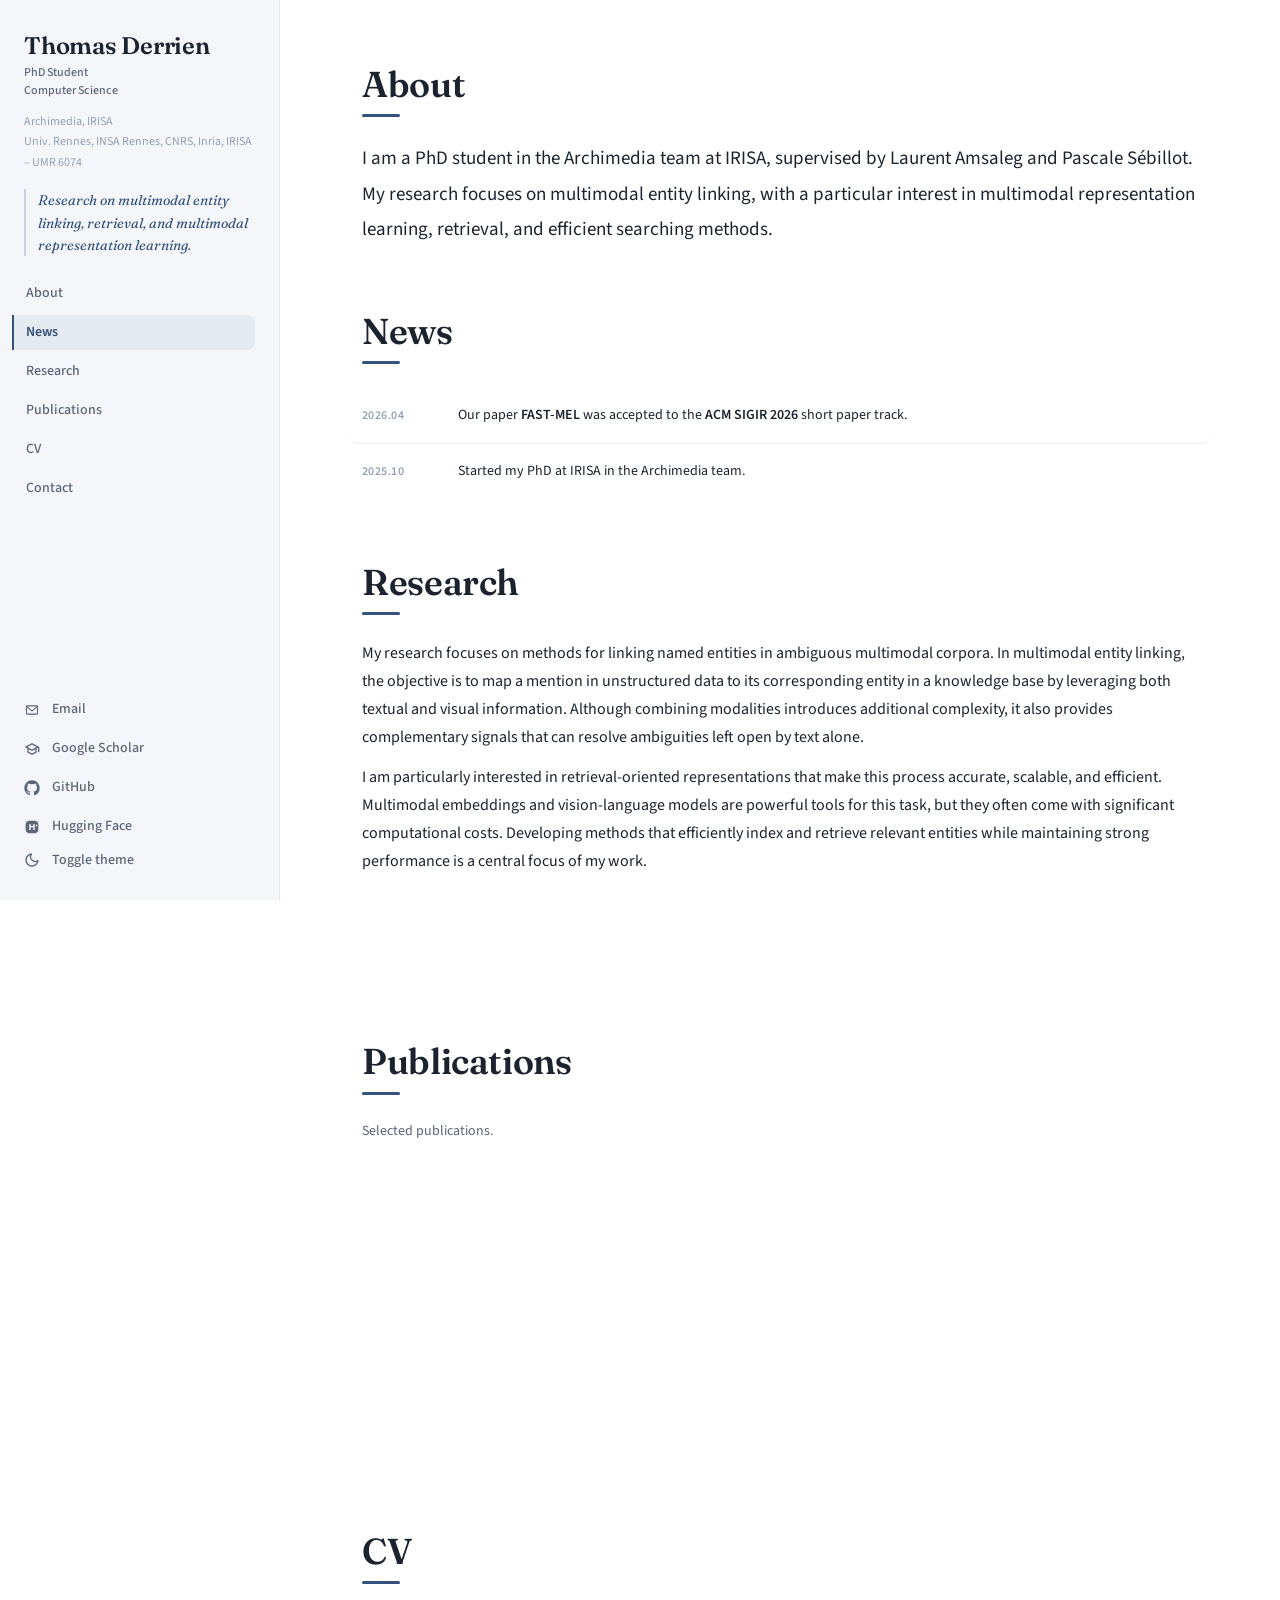
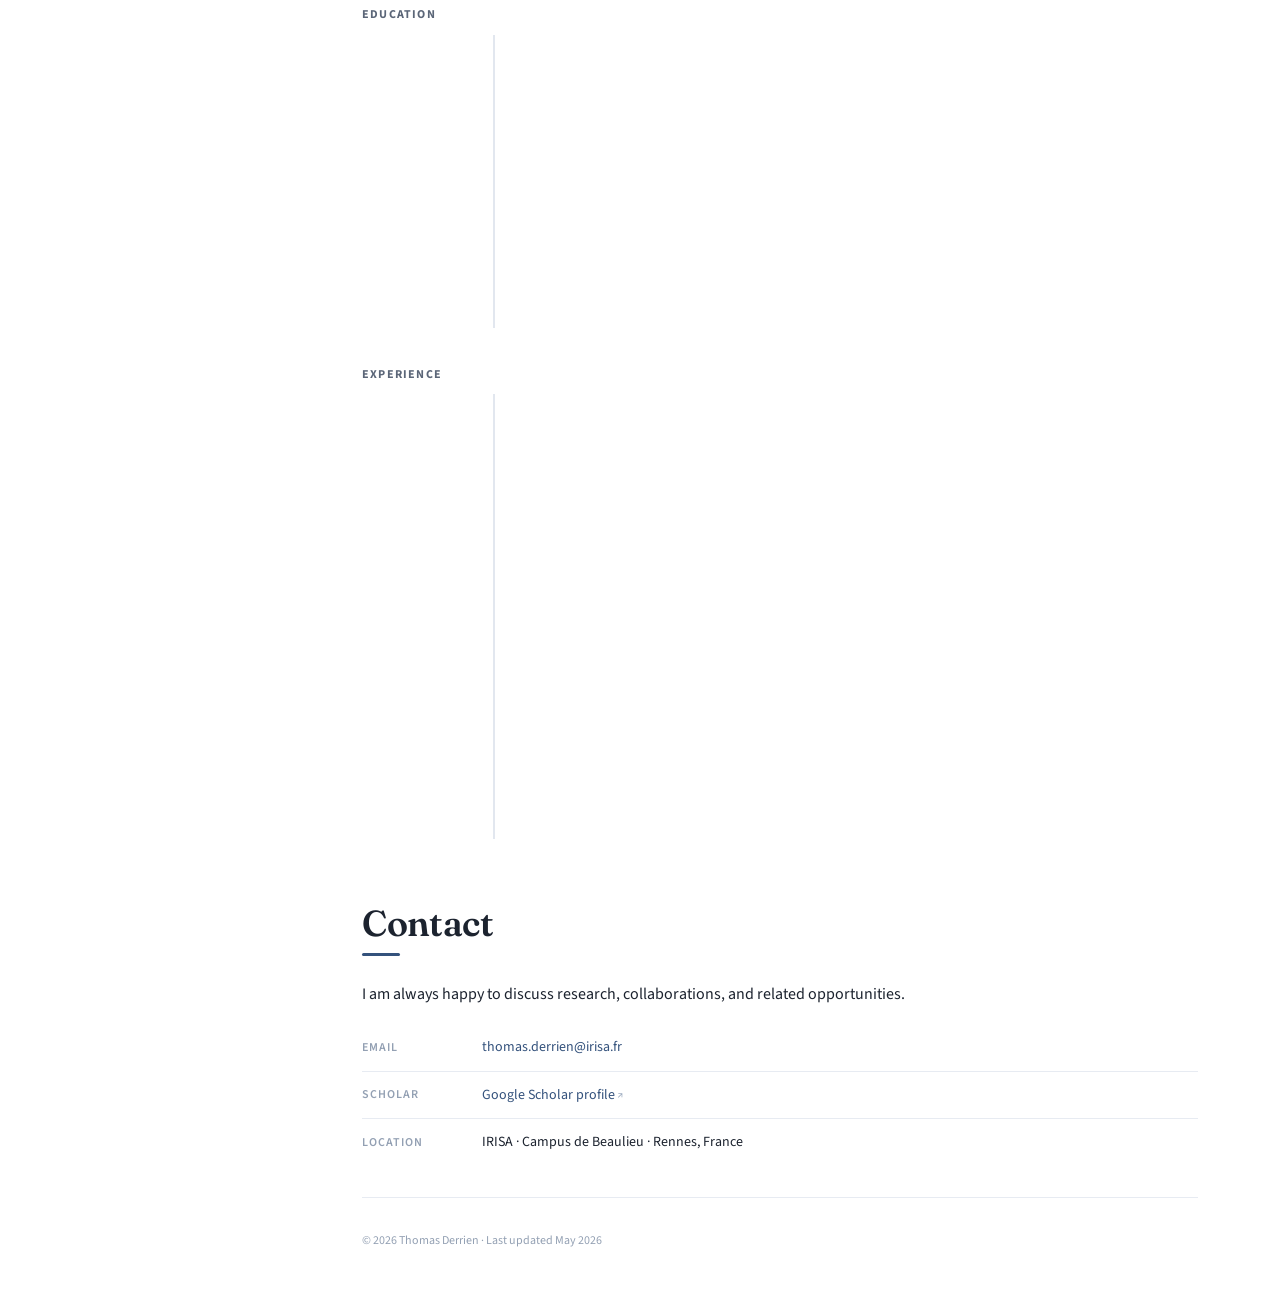
<file: index.html>
<!DOCTYPE html>
<html lang="en">
<head>
  <meta charset="UTF-8">
  <meta name="viewport" content="width=device-width, initial-scale=1.0">
  <meta name="color-scheme" content="light dark">
  <meta name="theme-color" content="#ffffff" media="(prefers-color-scheme: light)">
  <meta name="theme-color" content="#11151c" media="(prefers-color-scheme: dark)">
  <meta name="robots" content="index, follow">
  <meta name="description" content="Thomas Derrien — PhD student in Computer Science at Archimedia, IRISA, working on multimodal entity linking, retrieval, and representation learning.">
  <meta name="author" content="Thomas Derrien">
  <link rel="canonical" href="https://to2002td-cpu.github.io/thomas-derrien.github.io/">
  <meta property="og:title" content="Thomas Derrien — PhD Student, Archimedia / IRISA">
  <meta property="og:description" content="PhD student in Computer Science at IRISA. Research on multimodal entity linking, retrieval, and efficient representation learning.">
  <meta property="og:type" content="website">
  <meta property="og:url" content="https://to2002td-cpu.github.io/thomas-derrien.github.io/">
  <meta property="og:image" content="https://to2002td-cpu.github.io/thomas-derrien.github.io/assets/images/ProfilePic.jpeg">
  <meta name="twitter:card" content="summary">
  <meta name="twitter:title" content="Thomas Derrien — PhD Student, Archimedia / IRISA">
  <meta name="twitter:description" content="PhD student in Computer Science at IRISA. Research on multimodal entity linking, retrieval, and efficient representation learning.">
  <meta name="twitter:image" content="https://to2002td-cpu.github.io/thomas-derrien.github.io/assets/images/ProfilePic.jpeg">
  <title>Thomas Derrien — PhD Student, Archimedia / IRISA</title>
  <link rel="icon" type="image/svg+xml" href="assets/images/favicon.svg">
  <link rel="preconnect" href="https://fonts.googleapis.com">
  <link rel="preconnect" href="https://fonts.gstatic.com" crossorigin>
  <link href="https://fonts.googleapis.com/css2?family=Fraunces:ital,wght@0,500;0,600;0,700;1,400;1,500&family=Source+Sans+3:ital,wght@0,300;0,400;0,500;0,600;0,700;1,400&display=swap" rel="stylesheet">
  <link rel="stylesheet" href="assets/css/style.css">
  <script type="application/ld+json">
  {
    "@context": "https://schema.org",
    "@type": "Person",
    "name": "Thomas Derrien",
    "jobTitle": "PhD Student",
    "affiliation": {
      "@type": "Organization",
      "name": "Archimedia, IRISA"
    },
    "email": "mailto:thomas.derrien@irisa.fr",
    "url": "https://to2002td-cpu.github.io/thomas-derrien.github.io/",
    "sameAs": [
      "https://scholar.google.com/citations?user=Uqv13wMAAAAJ&hl=en",
      "https://github.com/to2002td-cpu",
      "https://huggingface.co/Thomas-DERRIEN"
    ]
  }
  </script>
  <script>
    (function(){
      var s=localStorage.getItem('theme'),d=window.matchMedia('(prefers-color-scheme:dark)').matches;
      document.documentElement.dataset.theme=s||(d?'dark':'light');
    })();
  </script>
</head>
<body>

  <div class="page">

    <!-- ═══ SIDEBAR ═══ -->
    <aside class="sidebar">
      <div class="profile">
        <div class="profile-header">
        <!-- <div class="photo-frame">
          <img src="assets/images/ProfilePic.jpeg" alt="Thomas Derrien" class="photo-img" loading="eager" decoding="async" onerror="this.style.display='none'">
        </div> -->
          <div class="profile-heading">
            <h1 class="profile-name">Thomas Derrien</h1>
            <p class="profile-role">PhD Student<br>Computer Science</p>
          </div>
        </div>
        <p class="profile-affil">
          <a href="https://www-archimedia.irisa.fr" target="_blank" rel="noopener">Archimedia, IRISA</a><br>
          <a href="https://www.irisa.fr" target="_blank" rel="noopener">Univ. Rennes, INSA Rennes, CNRS, Inria, IRISA &ndash; UMR 6074</a>
        </p>
        <p class="profile-tagline"> Research on multimodal entity linking, retrieval, and multimodal representation learning.</p>
      
      </div>

      <nav class="side-nav">
        <ul>
          <li><a href="#about"><span>About</span></a></li>
          <li><a href="#news"><span>News</span></a></li>
          <li><a href="#research"><span>Research</span></a></li>
          <li><a href="#publications"><span>Publications</span></a></li>
          <li><a href="#cv"><span>CV</span></a></li>
          <li><a href="#contact"><span>Contact</span></a></li>
        </ul>
      </nav>

      <div class="side-links">
        <a href="mailto:thomas.derrien@irisa.fr">
          <svg viewBox="0 0 24 24" aria-hidden="true">
            <path d="M3 6.75A1.75 1.75 0 0 1 4.75 5h14.5A1.75 1.75 0 0 1 21 6.75v10.5A1.75 1.75 0 0 1 19.25 19H4.75A1.75 1.75 0 0 1 3 17.25V6.75Zm1.8.05 7.2 5.63 7.2-5.63a.25.25 0 0 0-.2-.05H5a.25.25 0 0 0-.2.05Zm14.45 10.45a.25.25 0 0 0 .25-.25V8.58l-6.89 5.39a1 1 0 0 1-1.22 0L4.5 8.58V17a.25.25 0 0 0 .25.25h14.5Z"/>
          </svg>
          <span>Email</span>
        </a>
        <a href="https://scholar.google.com/citations?user=Uqv13wMAAAAJ&hl=en" target="_blank" rel="noopener">
          <svg viewBox="0 0 24 24" aria-hidden="true">
            <path d="M12 3 1 9l4 2.18v6L12 21l7-3.82v-6l2-1.09V17h2V9L12 3Zm6.82 6L12 12.72 5.18 9 12 5.28 18.82 9ZM17 15.99l-5 2.73-5-2.73v-3.72L12 15l5-2.73v3.72Z"/>
          </svg>
          <span>Google Scholar</span>
        </a>
        <a href="https://github.com/to2002td-cpu" target="_blank" rel="noopener">
          <svg viewBox="0 0 24 24" aria-hidden="true">
            <path d="M12 .5C5.65.5.5 5.66.5 12.03c0 5.1 3.3 9.42 7.88 10.95.58.11.79-.25.79-.56 0-.27-.01-1.17-.02-2.12-3.21.7-3.89-1.37-3.89-1.37-.52-1.34-1.28-1.69-1.28-1.69-1.05-.72.08-.7.08-.7 1.16.08 1.78 1.2 1.78 1.2 1.03 1.77 2.71 1.26 3.37.97.1-.75.4-1.26.73-1.55-2.56-.29-5.25-1.29-5.25-5.72 0-1.26.45-2.29 1.19-3.1-.12-.29-.52-1.46.11-3.05 0 0 .97-.31 3.18 1.18a11.06 11.06 0 0 1 5.8 0c2.21-1.49 3.18-1.18 3.18-1.18.63 1.59.23 2.76.11 3.05.74.81 1.19 1.84 1.19 3.1 0 4.44-2.69 5.43-5.26 5.71.41.36.78 1.06.78 2.14 0 1.54-.01 2.79-.01 3.17 0 .31.21.68.8.56A11.54 11.54 0 0 0 23.5 12.03C23.5 5.66 18.35.5 12 .5Z"/>
          </svg>
          <span>GitHub</span>
        </a>
        <a href="https://huggingface.co/Thomas-DERRIEN" target="_blank" rel="noopener">
          <svg viewBox="0 0 24 24" aria-hidden="true">
            <rect x="2.5" y="2.5" width="19" height="19" rx="6"/>
            <path d="M8 7.5h2v3h4v-3h2v9h-2v-4h-4v4H8v-9Z" fill="#fff"/>
            <path d="M17.5 8.5h1.25a1.25 1.25 0 0 1 0 2.5H17.5v-2.5Z" fill="#fff"/>
          </svg>
          <span>Hugging Face</span>
        </a>
      </div>

      <button id="themeToggle" class="theme-toggle" aria-label="Toggle dark mode">
        <svg class="icon-moon" viewBox="0 0 24 24" fill="none" stroke="currentColor" stroke-width="2" stroke-linecap="round" stroke-linejoin="round" aria-hidden="true">
          <path d="M21 12.79A9 9 0 1 1 11.21 3 7 7 0 0 0 21 12.79z"/>
        </svg>
        <svg class="icon-sun" viewBox="0 0 24 24" fill="none" stroke="currentColor" stroke-width="2" stroke-linecap="round" aria-hidden="true">
          <circle cx="12" cy="12" r="4"/>
          <path d="M12 2v2m0 16v2M4.22 4.22l1.42 1.42m12.72 12.72 1.42 1.42M2 12h2m16 0h2M4.22 19.78l1.42-1.42M18.36 5.64l1.42-1.42"/>
        </svg>
        <span>Toggle theme</span>
      </button>
    </aside>

    <!-- ═══ CONTENT ═══ -->
    <main class="content">

      <section id="about">
        <h2>About</h2>
        <p class="lead">
          I am a PhD student in the Archimedia team at IRISA, supervised by Laurent Amsaleg and Pascale Sébillot.
          My research focuses on multimodal entity linking, with a particular interest in multimodal representation learning,
          retrieval, and efficient searching methods.
        </p>
      </section>

      <section id="news">
        <h2>News</h2>
        <ul class="news-list reveal-group">
          <li class="news-item reveal-item">
            <span class="news-date">2026.04</span>
            <span class="news-text">Our paper <strong>FAST-MEL</strong> was accepted to the <strong>ACM SIGIR 2026</strong> short paper track.</span>
          </li>
          <li class="news-item reveal-item">
            <span class="news-date">2025.10</span>
            <span class="news-text">Started my PhD at IRISA in the Archimedia team.</span>
          </li>
        </ul>
      </section>

      <section id="research">
        <h2>Research</h2>
        <p>
          My research focuses on methods for linking named entities in ambiguous multimodal corpora.
          In multimodal entity linking, the objective is to map a mention in unstructured data to its corresponding entity in a knowledge base by leveraging both textual and visual information.
          Although combining modalities introduces additional complexity, it also provides complementary signals that can resolve ambiguities left open by text alone.
        </p>
        <p>
          I am particularly interested in retrieval-oriented representations that make this process accurate, scalable, and efficient.
          Multimodal embeddings and vision-language models are powerful tools for this task, but they often come with significant computational costs.
          Developing methods that efficiently index and retrieve relevant entities while maintaining strong performance is a central focus of my work.
        </p>
        <div class="interest-tags reveal-group">
          <span class="itag reveal-item">Multimodal Embeddings</span>
          <span class="itag reveal-item">Multimodal Entity Linking</span>
          <span class="itag reveal-item">Multimodal Retrieval</span>
          <span class="itag reveal-item">Vision-Language Models</span>
          <span class="itag reveal-item">Representation Learning</span>
        </div>
      </section>

      <section id="publications">
        <h2>Publications</h2>
        <p class="text-muted">Selected publications.</p>

        <div class="pub-list reveal-group">
          <p class="pub-year reveal-item">2026</p>

          <article class="publication reveal-item">
            <a class="pub-thumb" href="https://arxiv.org/abs/2606.11749" aria-label="Open FAST-MEL on arXiv" target="_blank" rel="noopener">
              <img class="pub-thumb-image" src="assets/publis/fast_mel_preview.png" alt="FAST-MEL paper preview" loading="lazy" decoding="async">
            </a>
            <div class="pub-body">
              <h3 class="pub-title"><a href="https://arxiv.org/abs/2606.11749" target="_blank" rel="noopener">FAST-MEL: A Fast, Accurate, and Storage Efficient Solution for Multimodal Entity Linking</a></h3>
              <p class="pub-authors"><strong>Thomas Derrien</strong>, Laurent Amsaleg, Pascale Sébillot</p>
              <p class="pub-venue">ACM SIGIR 2026 &middot; Short Paper</p>
              <p class="pub-summary">
                An encoder-based approach to multimodal entity linking that represents text and image mentions as compact fixed-size vectors. FAST-MEL matches the linking accuracy of state-of-the-art systems while running orders of magnitude faster and requiring an order of magnitude less storage.
              </p>
              <p class="pub-links">
                <a href="https://arxiv.org/abs/2606.11749" target="_blank" rel="noopener">arXiv</a> &middot; <a href="https://arxiv.org/pdf/2606.11749" target="_blank" rel="noopener">PDF</a> &middot; <a href="assets/publis/fast_mel.bib" download>BibTeX</a> &middot; <a href="https://github.com/to2002td-cpu/FASTMEL" target="_blank" rel="noopener">Code</a>
              </p>
            </div>
          </article>
        </div>
      </section>

      <section id="cv">
        <h2>CV</h2>

        <h3>Education</h3>
        <div class="cv-list reveal-group">
          <div class="cv-item reveal-item">
            <div class="cv-date">2025 &ndash; Present</div>
            <div class="cv-content">
              <div class="cv-role-row">
                <span class="cv-role">PhD in Computer Science</span>
                <span class="cv-org"> - Archimedia, IRISA</span>
              </div>
              <div class="cv-subline">University of Rennes, France</div>
              <div class="cv-detail">Supervisors: Laurent Amsaleg, Pascale Sebillot</div>
            </div>
          </div>
          <div class="cv-item reveal-item">
            <div class="cv-date">2022 &ndash; 2025</div>
            <div class="cv-content">
              <div class="cv-role-row">
                <span class="cv-role">Engineering Degree / MSc</span>
                <span class="cv-org"> - INSA Rennes</span>
              </div>
              <div class="cv-subline">Rennes, France</div>
              <div class="cv-detail">Specialization: Computer Science and Data Science</div>
            </div>
          </div>
          <div class="cv-item reveal-item">
            <div class="cv-date">2020 &ndash; 2022</div>
            <div class="cv-content">
              <div class="cv-role-row">
                <span class="cv-role">Bachelor of Science in Mathematics</span>
                <span class="cv-org"> - University of Rennes</span>
              </div>
              <div class="cv-subline">Rennes, France</div>
            </div>
          </div>
        </div>

        <h3>Experience</h3>
        <div class="cv-list reveal-group">
          <div class="cv-item reveal-item">
            <div class="cv-date">Oct 2025 &ndash; Present</div>
            <div class="cv-content">
              <div class="cv-role-row">
                <span class="cv-role">PhD Student</span>
                <span class="cv-org"> - Archimedia, IRISA</span>
              </div>
              <div class="cv-subline">Rennes, France</div>
              <div class="cv-detail">Research on multimodal entity linking, multimodal retrieval, and efficient representation learning.</div>
            </div>
          </div>
          <div class="cv-item reveal-item">
            <div class="cv-date">Feb &ndash; Aug 2025</div>
            <div class="cv-content">
              <div class="cv-role-row">
                <span class="cv-role">Research Intern</span>
                <span class="cv-org"> - Archimedia, IRISA</span>
              </div>
              <div class="cv-subline">Rennes, France</div>
              <div class="cv-detail">Research on multimodal entity linking.</div>
            </div>
          </div>
          <div class="cv-item reveal-item">
            <div class="cv-date">Summer 2024</div>
            <div class="cv-content">
              <div class="cv-role-row">
                <span class="cv-role">Systems Engineer Intern</span>
                <span class="cv-org"> - French Ministry of the Interior</span>
              </div>
              <div class="cv-subline">Rennes, France</div>
              <div class="cv-detail">Worked on infrastructure and deployment workflows using GitLab CI/CD, Docker, and Ansible.</div>
            </div>
          </div>
          <div class="cv-item reveal-item">
            <div class="cv-date">Summer 2023</div>
            <div class="cv-content">
              <div class="cv-role-row">
                <span class="cv-role">Data Scientist Intern</span>
                <span class="cv-org"> - INCI, CNRS</span>
              </div>
              <div class="cv-subline">Strasbourg, France</div>
              <div class="cv-detail">Contributed to neuroscience data analysis and processing for research on mesolimbic dopaminergic pathway alterations in a murine model of depression induced by chronic pain. Work can be found in this <a href="https://theses.hal.science/tel-04892874" target="_blank" rel="noopener">thesis</a>.</div>
            </div>
          </div>
        </div>
      </section>

      <section id="contact">
        <h2>Contact</h2>
        <p>I am always happy to discuss research, collaborations, and related opportunities.</p>
        <dl class="contact-list">
          <div class="contact-row">
            <dt>Email</dt>
            <dd><a href="mailto:thomas.derrien@irisa.fr">thomas.derrien@irisa.fr</a></dd>
          </div>
          <div class="contact-row">
            <dt>Scholar</dt>
            <dd><a href="https://scholar.google.com/citations?user=Uqv13wMAAAAJ&hl=en" target="_blank" rel="noopener">Google Scholar profile</a></dd>
          </div>
          <div class="contact-row">
            <dt>Location</dt>
            <dd>IRISA &middot; Campus de Beaulieu &middot; Rennes, France</dd>
          </div>
        </dl>
      </section>

      <footer>
        <p>&copy; 2026 Thomas Derrien &middot; Last updated May 2026</p>
      </footer>

    </main>

  </div>

  <script src="assets/js/main.js"></script>
</body>
</html>
</file>
<file: assets/css/style.css>
/* ═══════════════════════════════════════════════════════════════
   THOMAS DERRIEN — Academic Portfolio
   ═══════════════════════════════════════════════════════════════ */

/* ── Design Tokens ── */
:root {
  /* Core palette — cool slate, single deep-blue accent */
  --accent:        #34527c;
  --accent-hover:  #233a5c;
  --accent-soft:   rgba(52, 82, 124, 0.08);
  --accent-border: rgba(52, 82, 124, 0.22);

  /* Semantic */
  --text:        #1c232f;
  --text-muted:  #5b6678;
  --text-subtle: #93a0b3;
  --border:      #e2e7ef;
  --border-soft: rgba(226, 231, 239, 0.8);
  --bg:          #ffffff;
  --bg-subtle:   #f4f6fa;
  --bg-raised:   #f8f9fc;

  /* Shadows */
  --shadow-sm: 0 1px 2px rgba(28, 35, 47, 0.04), 0 1px 8px rgba(28, 35, 47, 0.04);
  --shadow-md: 0 4px 16px rgba(28, 35, 47, 0.08), 0 1px 3px rgba(28, 35, 47, 0.06);

  /* Typography */
  --display: 'Fraunces', Georgia, serif;
  --font:    'Source Sans 3', system-ui, -apple-system, sans-serif;

  /* Spacing grid (8px base) */
  --space-1:  0.25rem;   /*  4px */
  --space-2:  0.5rem;    /*  8px */
  --space-3:  0.75rem;   /* 12px */
  --space-4:  1rem;      /* 16px */
  --space-5:  1.25rem;   /* 20px */
  --space-6:  1.5rem;    /* 24px */
  --space-8:  2rem;      /* 32px */
  --space-10: 2.5rem;    /* 40px */
  --space-12: 3rem;      /* 48px */
  --space-16: 4rem;      /* 64px */
  --space-20: 5rem;      /* 80px */

  /* Type scale */
  --text-xs:   0.75rem;   /* 12px */
  --text-sm:   0.875rem;  /* 14px */
  --text-base: 1rem;      /* 16px */
  --text-md:   1.0625rem; /* 17px */
  --text-lg:   1.1875rem; /* 19px */
  --text-xl:   1.5rem;    /* 24px */
  --text-2xl:  1.875rem;  /* 30px */
  --text-3xl:  2.25rem;   /* 36px */

  /* Radii */
  --radius-sm:   4px;
  --radius-md:   8px;
  --radius-lg:   12px;
  --radius-full: 999px;

  /* Easing */
  --ease-out: cubic-bezier(0.16, 1, 0.3, 1);

  /* Layout */
  --sidebar-width: 280px;
  --content-width: 900px;
}

/* ── Reset ── */
*, *::before, *::after {
  margin: 0;
  padding: 0;
  box-sizing: border-box;
}

html {
  scroll-behavior: smooth;
  font-size: 16px;
  scrollbar-width: thin;
  scrollbar-color: rgba(52, 82, 124, 0.22) transparent;
}

/* ── Body & Background ── */
body {
  font-family: var(--font);
  color: var(--text);
  background: var(--bg);
  line-height: 1.7;
  font-size: var(--text-base);
  text-rendering: optimizeLegibility;
  -webkit-font-smoothing: antialiased;
  -moz-osx-font-smoothing: grayscale;
}

/* ── Selection ── */
::selection {
  background: rgba(52, 82, 124, 0.16);
  color: var(--text);
}

/* ── Focus-visible rings (keyboard nav only) ── */
:focus-visible {
  outline: 2px solid var(--accent);
  outline-offset: 3px;
  border-radius: var(--radius-sm);
}

:focus:not(:focus-visible) {
  outline: none;
}

.theme-toggle:focus-visible {
  border-radius: var(--radius-md);
}

/* ── Scrollbar ── */
::-webkit-scrollbar {
  width: 8px;
  height: 8px;
}

::-webkit-scrollbar-track {
  background: transparent;
}

::-webkit-scrollbar-thumb {
  background: rgba(52, 82, 124, 0.18);
  border-radius: var(--radius-full);
}

::-webkit-scrollbar-thumb:hover {
  background: rgba(52, 82, 124, 0.32);
}

/* ── Links ── */
a {
  color: var(--accent);
  text-decoration: none;
  text-decoration-skip-ink: auto;
  transition: color 150ms ease;
}

a:hover {
  color: var(--accent-hover);
  text-decoration: underline;
  text-underline-offset: 3px;
  text-decoration-thickness: 1px;
}

/* Animated underline for inline prose links */
.content p a,
.cv-detail a,
.contact-list dd a {
  text-decoration: none;
  background-image: linear-gradient(currentColor, currentColor);
  background-position: 0 100%;
  background-repeat: no-repeat;
  background-size: 0% 1px;
  transition: background-size 200ms var(--ease-out), color 150ms ease;
}

.content p a:hover,
.cv-detail a:hover,
.contact-list dd a:hover {
  text-decoration: none;
  background-size: 100% 1px;
}

/* External-link marker */
.content p a[target="_blank"]::after,
.cv-detail a[target="_blank"]::after,
.contact-list dd a[target="_blank"]::after {
  content: '\2197';
  display: inline-block;
  margin-left: 0.15em;
  font-size: 0.75em;
  opacity: 0.55;
  transform: translateY(-0.05em);
}

/* ── Headings & text ── */
h2 {
  font-family: var(--display);
  font-size: var(--text-3xl);
  font-weight: 600;
  letter-spacing: -0.01em;
  line-height: 1.15;
  margin-bottom: var(--space-6);
  position: relative;
  padding-bottom: var(--space-3);
  text-wrap: balance;
}

h2::after {
  content: '';
  position: absolute;
  left: 0;
  bottom: 0;
  width: 2.4rem;
  height: 3px;
  background: var(--accent);
  border-radius: var(--radius-full);
}

h3 {
  font-size: var(--text-xs);
  font-weight: 700;
  margin: var(--space-10) 0 var(--space-3);
  color: var(--text-muted);
  text-transform: uppercase;
  letter-spacing: 0.1em;
  line-height: 1.2;
}

h3:first-of-type { margin-top: var(--space-2); }

p {
  margin-bottom: var(--space-3);
  line-height: 1.75;
  text-wrap: pretty;
}

p:last-child { margin-bottom: 0; }

strong { font-weight: 600; }

.text-muted {
  color: var(--text-muted);
  font-size: var(--text-sm);
}

.lead {
  font-size: var(--text-lg);
  line-height: 1.85;
  color: var(--text);
}

/* ═══════════════════════════════════════════════════════════════
   PAGE LAYOUT — sidebar + content
   ═══════════════════════════════════════════════════════════════ */
.page {
  display: flex;
  justify-content: center;
  padding-left: var(--sidebar-width);
}

/* ═══════════════════════════════════════════════════════════════
   SIDEBAR
   ═══════════════════════════════════════════════════════════════ */
.sidebar {
  width: var(--sidebar-width);
  flex-shrink: 0;
  position: fixed;
  top: 0;
  left: 0;
  height: 100vh;
  display: flex;
  flex-direction: column;
  overflow-y: auto;
  scrollbar-width: none;
  padding: var(--space-8) var(--space-6) var(--space-6);
  background: var(--bg-subtle);
  border-right: 1px solid var(--border);
}

.sidebar::-webkit-scrollbar { display: none; }

/* ── Profile ── */
.profile { margin-bottom: var(--space-5); }

.profile-header {
  display: flex;
  align-items: center;
  gap: var(--space-4);
  margin-bottom: var(--space-3);
}

.photo-frame {
  width: 60px;
  height: 60px;
  flex-shrink: 0;
  border-radius: var(--radius-md);
  overflow: hidden;
  background: var(--bg);
  border: 1px solid var(--border);
  box-shadow: var(--shadow-sm);
}

.photo-img {
  width: 100%;
  height: 100%;
  object-fit: cover;
  display: block;
}

.profile-heading { min-width: 0; }

.profile-name {
  font-family: var(--display);
  font-size: var(--text-xl);
  font-weight: 600;
  letter-spacing: -0.01em;
  line-height: 1.2;
  color: var(--text);
  margin-bottom: 0.2rem;
}

.profile-role {
  font-size: var(--text-xs);
  font-weight: 500;
  color: var(--text-muted);
  line-height: 1.5;
}

.profile-affil {
  font-size: var(--text-xs);
  color: var(--text-subtle);
  line-height: 1.7;
}

.profile-affil a {
  color: var(--text-subtle);
  border-bottom: 1px solid transparent;
  transition: color 150ms ease, border-color 150ms ease;
}

.profile-affil a:hover {
  color: var(--accent);
  text-decoration: none;
  border-bottom-color: var(--accent-border);
}

.profile-tagline {
  font-family: var(--display);
  font-style: italic;
  font-size: var(--text-sm);
  color: var(--accent);
  line-height: 1.6;
  margin-top: var(--space-4);
  padding-left: var(--space-3);
  border-left: 2px solid var(--accent-border);
}

/* ── Side nav ── */
.side-nav { margin-bottom: var(--space-5); }

.side-nav ul {
  list-style: none;
  display: flex;
  flex-direction: column;
  gap: var(--space-1);
}

.side-nav a {
  display: block;
  padding: 0.35rem 0.75rem;
  margin-left: -0.75rem;
  border-left: 2px solid transparent;
  border-radius: 0 var(--radius-md) var(--radius-md) 0;
  font-size: var(--text-sm);
  font-weight: 500;
  color: var(--text-muted);
  transition: color 150ms ease, border-color 150ms ease, background 150ms ease;
}

.side-nav a:hover {
  color: var(--text);
  background: var(--bg);
  text-decoration: none;
}

.side-nav a.active {
  color: var(--accent);
  border-left-color: var(--accent);
  background: var(--accent-soft);
  font-weight: 600;
}

/* ── Side links (social) ── */
.side-links {
  display: flex;
  flex-direction: column;
  gap: var(--space-1);
  margin-top: auto;
  padding-top: var(--space-4);
}

.side-links a {
  display: flex;
  align-items: center;
  gap: var(--space-3);
  padding: 0.35rem 0.75rem;
  margin-left: -0.75rem;
  border-radius: var(--radius-md);
  font-size: var(--text-sm);
  font-weight: 500;
  color: var(--text-muted);
  transition: color 150ms ease, background 150ms ease;
}

.side-links a:hover {
  color: var(--accent);
  background: var(--bg);
  text-decoration: none;
}

.side-links svg {
  width: 1rem;
  height: 1rem;
  fill: currentColor;
  flex-shrink: 0;
}

/* ── Theme toggle ── */
.theme-toggle {
  display: inline-flex;
  align-items: center;
  gap: var(--space-3);
  padding: 0.35rem 0.75rem;
  margin-left: -0.75rem;
  border: none;
  border-radius: var(--radius-md);
  background: transparent;
  font-family: var(--font);
  font-size: var(--text-sm);
  font-weight: 500;
  color: var(--text-muted);
  cursor: pointer;
  transition: color 150ms ease, background 150ms ease;
}

.theme-toggle:hover {
  color: var(--accent);
  background: var(--bg);
}

.theme-toggle svg {
  width: 1rem;
  height: 1rem;
  display: none;
  flex-shrink: 0;
}

:root:not([data-theme="dark"]) .icon-moon { display: block; }
[data-theme="dark"] .icon-sun { display: block; }

/* ═══════════════════════════════════════════════════════════════
   CONTENT
   ═══════════════════════════════════════════════════════════════ */
.content {
  width: 100%;
  max-width: var(--content-width);
  padding: var(--space-16) var(--space-8) var(--space-12);
}

section {
  padding-bottom: var(--space-16);
}

section:last-of-type { padding-bottom: var(--space-8); }

/* ═══════════════════════════════════════════════════════════════
   NEWS
   ═══════════════════════════════════════════════════════════════ */
.news-list {
  list-style: none;
}

.news-item {
  display: flex;
  gap: var(--space-6);
  align-items: baseline;
  padding: var(--space-4) var(--space-3);
  margin: 0 calc(-1 * var(--space-3));
  border-bottom: 1px solid var(--border-soft);
  border-radius: var(--radius-md);
  font-size: var(--text-sm);
  line-height: 1.6;
  transition: background 200ms ease;
}

.news-item:hover {
  background: var(--bg-subtle);
}

.news-item:last-child { border-bottom: none; }

.news-date {
  flex-shrink: 0;
  width: 4.5rem;
  color: var(--text-subtle);
  font-size: var(--text-xs);
  font-weight: 600;
  letter-spacing: 0.04em;
  font-variant-numeric: tabular-nums;
}

/* ═══════════════════════════════════════════════════════════════
   RESEARCH INTEREST TAGS
   ═══════════════════════════════════════════════════════════════ */
.interest-tags {
  display: flex;
  flex-wrap: wrap;
  gap: var(--space-2);
  margin-top: var(--space-5);
}

.itag {
  display: inline-flex;
  font-size: var(--text-sm);
  font-weight: 500;
  padding: 0.35rem 0.9rem;
  border-radius: var(--radius-full);
  border: 1px solid var(--border);
  background: var(--bg-raised);
  color: var(--text-muted);
  transition:
    color 180ms ease,
    background 180ms ease,
    border-color 180ms ease;
}

.itag:hover {
  background: var(--accent-soft);
  border-color: var(--accent-border);
  color: var(--accent);
}

/* ═══════════════════════════════════════════════════════════════
   PUBLICATIONS
   ═══════════════════════════════════════════════════════════════ */
.pub-list { margin-top: var(--space-2); }

/* Year label */
.pub-year {
  font-family: var(--display);
  font-size: var(--text-lg);
  font-weight: 600;
  color: var(--text);
  margin: var(--space-8) 0 var(--space-2);
  padding-bottom: var(--space-2);
  border-bottom: 1px solid var(--border);
}

.pub-list .reveal-item:first-child { margin-top: 0; }

/* Publication entry */
.publication {
  display: flex;
  gap: var(--space-5);
  align-items: flex-start;
  margin-bottom: var(--space-5);
  padding: var(--space-5);
  background: var(--bg);
  border: 1px solid var(--border-soft);
  border-radius: var(--radius-lg);
  box-shadow: var(--shadow-sm);
  transition: box-shadow 200ms var(--ease-out), border-color 200ms ease, transform 200ms var(--ease-out);
}

.publication:last-child { margin-bottom: 0; }

.publication:hover {
  border-color: var(--border);
  box-shadow: var(--shadow-md);
  transform: translateY(-2px);
}

/* Thumbnail */
.pub-thumb {
  position: relative;
  overflow: hidden;
  width: 84px;
  aspect-ratio: 1 / 1.414;
  display: block;
  flex-shrink: 0;
  background: var(--bg-raised);
  border: 1px solid var(--border);
  border-radius: var(--radius-md);
}

.pub-thumb-image {
  position: absolute;
  inset: 4px;
  width: calc(100% - 8px);
  height: calc(100% - 8px);
  object-fit: contain;
  object-position: center top;
  display: block;
  border-radius: 3px;
  background: #fff;
}

.pub-body { min-width: 0; }

.pub-title {
  font-family: var(--display);
  font-weight: 600;
  margin-bottom: var(--space-1);
  font-size: var(--text-md);
  line-height: 1.4;
  letter-spacing: -0.005em;
}

.pub-title a { color: var(--text); }

.pub-title a:hover {
  color: var(--accent);
  text-decoration: none;
}

.pub-authors {
  color: var(--text-muted);
  font-size: var(--text-sm);
  margin-bottom: var(--space-1);
  line-height: 1.55;
}

.pub-authors strong {
  color: var(--text);
  font-weight: 600;
}

.pub-venue {
  font-family: var(--display);
  font-size: var(--text-sm);
  font-style: italic;
  color: var(--accent);
  margin-bottom: var(--space-2);
}

.pub-summary {
  margin-bottom: var(--space-2);
  color: var(--text-muted);
  font-size: var(--text-sm);
  line-height: 1.65;
}

.pub-links {
  font-size: var(--text-sm);
  color: var(--text-muted);
}

.pub-links a { color: var(--accent); }
.pub-links a:hover { color: var(--accent-hover); }

/* ═══════════════════════════════════════════════════════════════
   CV
   ═══════════════════════════════════════════════════════════════ */
.cv-list {
  position: relative;
  margin-top: var(--space-2);
}

.cv-list::before {
  content: '';
  position: absolute;
  top: 0;
  bottom: 0;
  left: calc(7.5rem + var(--space-6) / 2 - 1px);
  width: 2px;
  background: var(--border);
}

.cv-item {
  position: relative;
  display: flex;
  gap: var(--space-6);
  padding: var(--space-4) var(--space-3);
  margin: 0 calc(-1 * var(--space-3));
  border-bottom: 1px solid var(--border-soft);
  border-radius: var(--radius-md);
  font-size: var(--text-sm);
  line-height: 1.6;
  transition: background 200ms ease;
}

.cv-item:hover {
  background: var(--bg-subtle);
}

.cv-item::before {
  content: '';
  position: absolute;
  top: calc(var(--space-4) + 0.3rem);
  left: calc(7.5rem + var(--space-6) / 2 - 3px);
  width: 7px;
  height: 7px;
  border-radius: 50%;
  background: var(--bg);
  border: 2px solid var(--accent);
  z-index: 1;
}

.cv-item:last-child { border-bottom: none; }

.cv-date {
  flex-shrink: 0;
  width: 7.5rem;
  color: var(--text-subtle);
  font-size: var(--text-xs);
  font-weight: 600;
  letter-spacing: 0.04em;
  padding-top: 0.2rem;
  font-variant-numeric: tabular-nums;
}

.cv-content { min-width: 0; }

.cv-role-row {
  /* display: flex; */
  align-items: baseline;
  justify-content: space-between;
  gap: var(--space-4);
  flex-wrap: wrap;
  margin-bottom: 0.15rem;
}

.cv-role {
  font-size: var(--text-base);
  font-weight: 600;
  letter-spacing: -0.005em;
  color: var(--text);
}

.cv-org {
  font-size: var(--text-xs);
  color: var(--text-muted);
  font-weight: 500;
  white-space: nowrap;
}

.cv-subline {
  color: var(--text-muted);
  font-size: var(--text-xs);
  margin-bottom: 0.15rem;
}

.cv-detail {
  color: var(--text);
  font-size: var(--text-sm);
  line-height: 1.65;
}

/* ═══════════════════════════════════════════════════════════════
   CONTACT
   ═══════════════════════════════════════════════════════════════ */
.contact-list {
  margin-top: var(--space-4);
}

.contact-row {
  display: flex;
  gap: var(--space-6);
  padding: var(--space-3) 0;
  border-bottom: 1px solid var(--border-soft);
  font-size: var(--text-sm);
}

.contact-row:last-child { border-bottom: none; }

.contact-list dt {
  flex-shrink: 0;
  width: 6rem;
  color: var(--text-subtle);
  font-size: var(--text-xs);
  font-weight: 600;
  text-transform: uppercase;
  letter-spacing: 0.08em;
  padding-top: 0.1rem;
}

.contact-list dd {
  color: var(--text);
  margin: 0;
  line-height: 1.6;
}

/* ═══════════════════════════════════════════════════════════════
   FOOTER
   ═══════════════════════════════════════════════════════════════ */
.content footer {
  text-align: left;
  padding-top: var(--space-8);
  border-top: 1px solid var(--border-soft);
  color: var(--text-subtle);
  font-size: var(--text-xs);
}

/* ═══════════════════════════════════════════════════════════════
   SCROLL REVEAL
   ═══════════════════════════════════════════════════════════════ */
.reveal-item {
  --reveal-delay: 0ms;
  opacity: 0;
  transform: translateY(10px);
  transition:
    opacity 500ms ease var(--reveal-delay),
    transform 500ms var(--ease-out) var(--reveal-delay);
}

.reveal-item.is-visible {
  opacity: 1;
  transform: translateY(0);
}

.reveal-group .reveal-item:nth-child(1) { --reveal-delay:  0ms; }
.reveal-group .reveal-item:nth-child(2) { --reveal-delay: 40ms; }
.reveal-group .reveal-item:nth-child(3) { --reveal-delay: 80ms; }
.reveal-group .reveal-item:nth-child(4) { --reveal-delay: 120ms; }
.reveal-group .reveal-item:nth-child(5) { --reveal-delay: 160ms; }
.reveal-group .reveal-item:nth-child(6) { --reveal-delay: 200ms; }

/* ═══════════════════════════════════════════════════════════════
   DARK MODE
   ═══════════════════════════════════════════════════════════════ */
[data-theme="dark"] {
  --accent:        #93b3dd;
  --accent-hover:  #bcd4f1;
  --accent-soft:   rgba(147, 179, 221, 0.10);
  --accent-border: rgba(147, 179, 221, 0.26);

  --text:        #e4e8ef;
  --text-muted:  #97a1b3;
  --text-subtle: #5e6779;
  --border:      #262c39;
  --border-soft: rgba(38, 44, 57, 0.65);
  --bg:          #11151c;
  --bg-subtle:   #161b24;
  --bg-raised:   #181d27;

  --shadow-sm: 0 1px 2px rgba(0, 0, 0, 0.3);
  --shadow-md: 0 8px 24px rgba(0, 0, 0, 0.45);
}

[data-theme="dark"] ::selection {
  background: rgba(147, 179, 221, 0.24);
  color: var(--text);
}

[data-theme="dark"] html {
  scrollbar-color: rgba(147, 179, 221, 0.22) transparent;
}

[data-theme="dark"] ::-webkit-scrollbar-thumb {
  background: rgba(147, 179, 221, 0.22);
}

[data-theme="dark"] ::-webkit-scrollbar-thumb:hover {
  background: rgba(147, 179, 221, 0.38);
}

[data-theme="dark"] .pub-thumb-image {
  background: #1a1f2c;
}

/* ═══════════════════════════════════════════════════════════════
   RESPONSIVE — 880px BREAKPOINT
   ═══════════════════════════════════════════════════════════════ */
@media (max-width: 880px) {
  .page {
    display: block;
    padding-left: 0;
  }

  .sidebar {
    width: 100%;
    height: auto;
    position: static;
    overflow: visible;
    border-right: none;
    border-bottom: 1px solid var(--border);
    padding: var(--space-8) var(--space-6);
  }

  .side-nav ul {
    flex-direction: row;
    flex-wrap: wrap;
    gap: var(--space-2) var(--space-4);
  }

  .side-nav a {
    margin-left: 0;
    padding: 0.3rem 0;
    border-left: none;
    border-bottom: 2px solid transparent;
    border-radius: 0;
  }

  .side-nav a:hover,
  .side-nav a.active {
    background: transparent;
    border-bottom-color: var(--accent);
    border-left-color: transparent;
  }

  .side-links {
    flex-direction: row;
    flex-wrap: wrap;
    gap: var(--space-2);
    margin-top: 0;
    padding-top: 0;
  }

  .side-links a {
    margin-left: 0;
    border: 1px solid var(--border);
    border-radius: var(--radius-full);
    padding: 0.35rem 0.85rem;
  }

  .theme-toggle { margin-left: 0; }

  .content {
    margin-left: 0;
    max-width: 100%;
    padding: var(--space-10) var(--space-6) var(--space-10);
  }
}

@media (max-width: 620px) {
  :root {
    --text-3xl: 1.8rem;
    --text-2xl: 1.6rem;
  }

  .publication { flex-direction: column; }
  .pub-thumb { display: none; }

  .cv-item { flex-direction: column; gap: var(--space-1); }
  .cv-date { width: auto; }

  .cv-list::before,
  .cv-item::before { display: none; }

  .contact-row { gap: var(--space-4); }
  .contact-list dt { width: auto; min-width: 5rem; }
}

/* ═══════════════════════════════════════════════════════════════
   REDUCED MOTION
   ═══════════════════════════════════════════════════════════════ */
@media (prefers-reduced-motion: reduce) {
  html { scroll-behavior: auto; }

  .reveal-item {
    transition: none;
    opacity: 1;
    transform: none;
  }

  .publication,
  .side-nav a,
  .side-links a,
  .itag,
  .theme-toggle { transition: none; }
}

/* ═══════════════════════════════════════════════════════════════
   PRINT
   ═══════════════════════════════════════════════════════════════ */
@media print {
  .theme-toggle,
  .side-nav { display: none !important; }

  *, *::before, *::after {
    background: #fff !important;
    color: #000 !important;
    box-shadow: none !important;
    text-shadow: none !important;
  }

  body { font-size: 11pt; line-height: 1.5; padding: 0; }

  .page {
    display: block;
    max-width: 100%;
  }

  .sidebar {
    width: 100%;
    height: auto;
    position: static;
    overflow: visible;
    border: none;
    border-bottom: 1px solid #ccc !important;
    padding: 0 0 1rem;
  }

  .content { margin-left: 0; max-width: 100%; padding: 1rem 0; }

  section { break-inside: avoid; padding-bottom: 1rem; }

  .publication,
  .cv-item {
    break-inside: avoid;
    margin: 0 0 0.75rem;
  }

  a { color: #000 !important; text-decoration: underline !important; }

  .reveal-item { opacity: 1 !important; transform: none !important; }

  a[href^="http"]::after {
    content: " (" attr(href) ")" !important;
    font-size: 0.75em;
    color: #555 !important;
  }

  a[href^="#"]::after,
  a[href^="mailto"]::after { content: none; }

  .content footer { border-top: 1px solid #ccc !important; }
}
</file>
